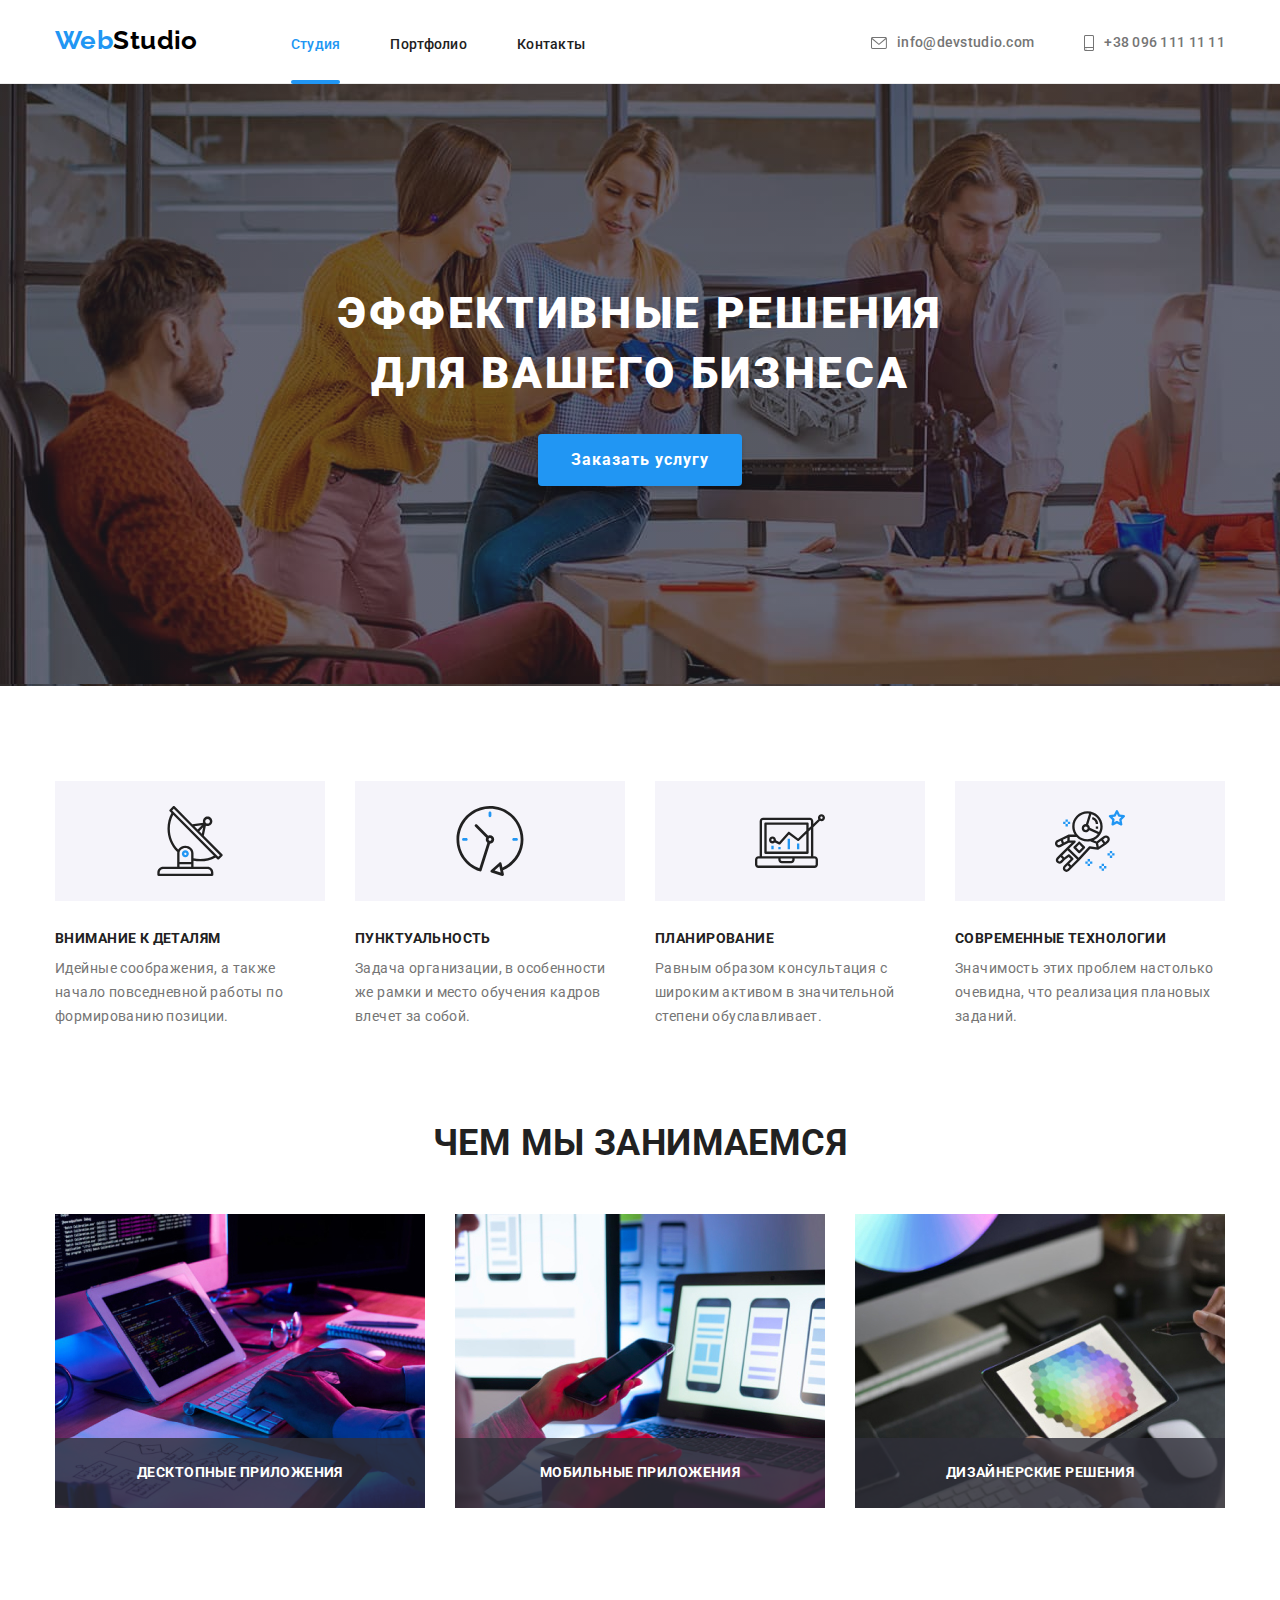
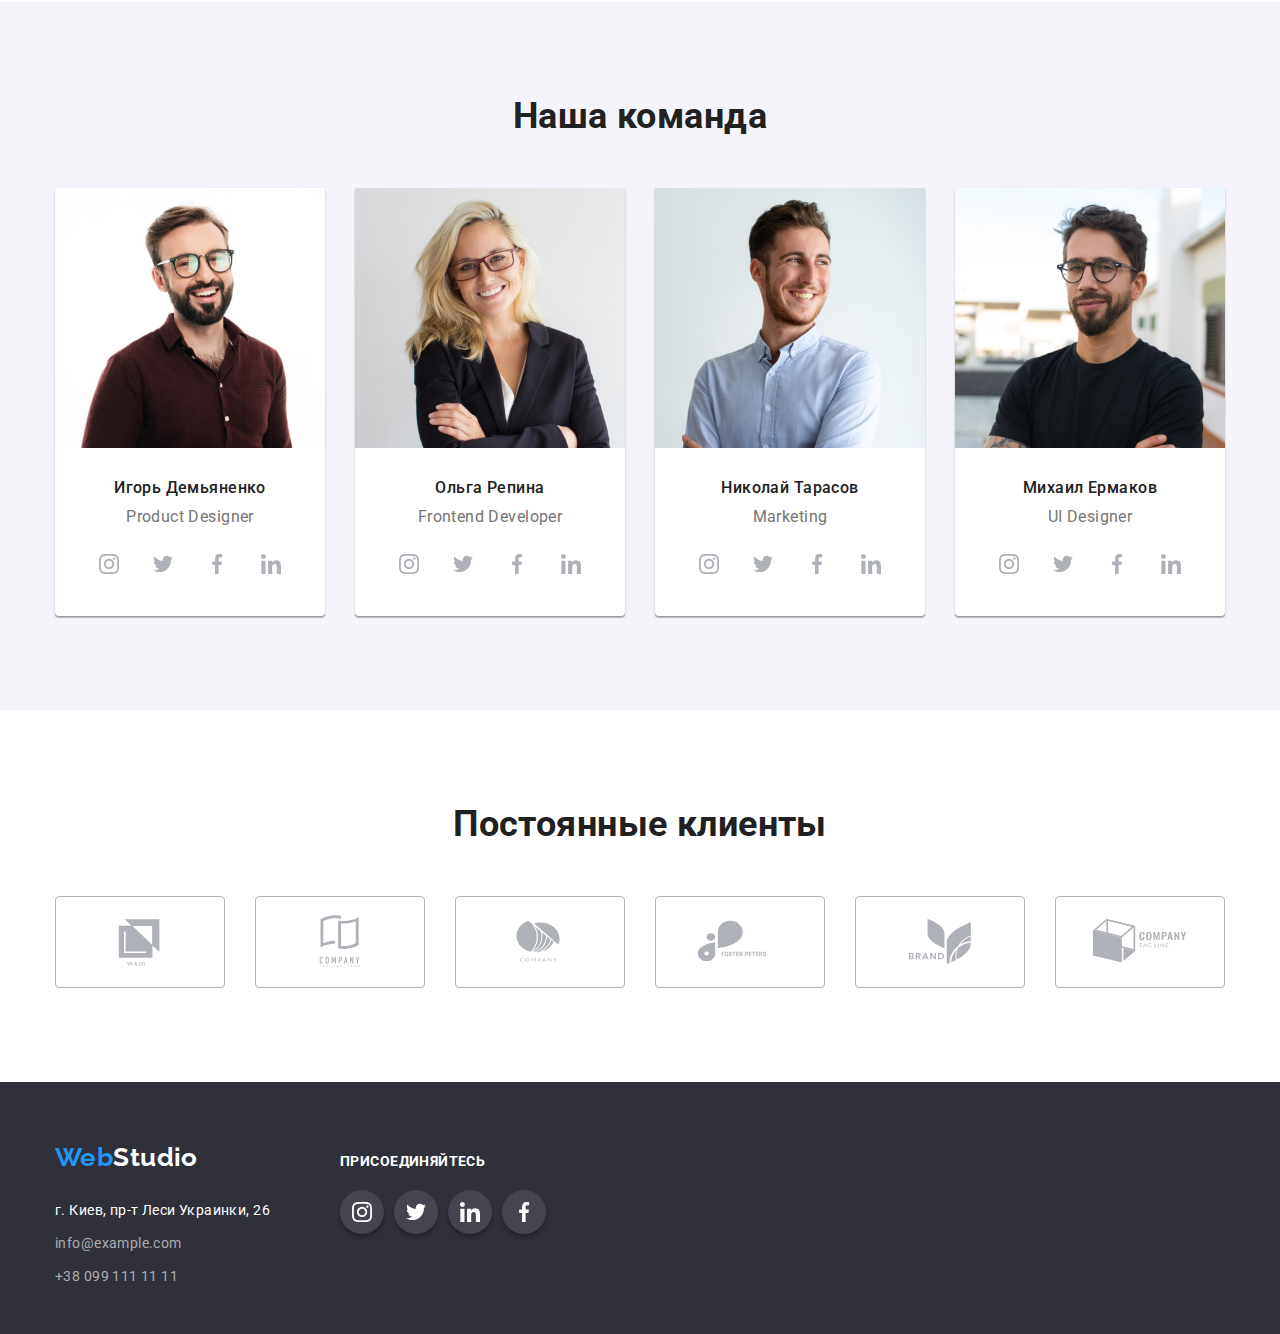
<file: index.html>
<!DOCTYPE html>
<html lang="en">

<head>
    <meta charset="UTF-8">
    <meta http-equiv="X-UA-Compatible" content="IE=edge">
    <meta name="viewport" content="width=device-width, initial-scale=1.0">
    <title>Web Studio</title>

    <!-- Сначала нормализатор -->
    <link rel="stylesheet"
        href="https://cdnjs.cloudflare.com/ajax/libs/modern-normalize/1.0.0/modern-normalize.min.css" />
    <!-- Потом ваши стили -->

    <link rel="preconnect" href="https://fonts.googleapis.com">
    <link rel="preconnect" href="https://fonts.gstatic.com" crossorigin>
    <link rel="stylesheet"
        href="https://fonts.googleapis.com/css2?family=Raleway:wght@700&family=Roboto:wght@400;500;700;900&display=swap">
    <link rel="stylesheet" href="./css/styles.css">
</head>

<body class="body-page">
    <!--  - -- -- - - -- - - - -- - --- - -HEADER- - - -- -- - - - -- - - -- - -->
    <header class="head">
        <!--Область навигации-->
        <div class="container headstyle">
            <nav class="container-nav">
                <a href="./index.html" class="logo"><span class="logostyle">Web</span>Studio</a>
                <ul class="site-nav cont-site">

                    <li class="list-nav"><a href="./index.html" class="link current">Студия</a></li>
                    <li class="list-nav"><a href="./portfolio.html" class="link">Портфолио</a></li>
                    <li class="list-nav"><a href="" class="link">Контакты</a></li>
                </ul>

            </nav>
            <ul class="contacts">
                <li class="contacts-item">
                    <a href="mailto:info@devstudio.com" class="contacts-link">
                        <svg width="16" height="12" class="icon-decoration">
                            <use href="./images/icons.svg#icon-envelope"></use>
                        </svg>
                        info@devstudio.com
                    </a>
                </li>
                <li class="contacts-item">
                    <a href="tel:+380961111111" class="contacts-link">
                        <svg width="10" height="16" class="icon-decoration">
                            <use href="./images/icons.svg#icon-smartphone"></use>
                        </svg>
                        +38 096 111 11 11
                    </a>

                </li>
            </ul>
        </div>
    </header>
    <!-- - - - -- - - - - -- - - -- - - -MAIN CONTENT- - -- - - - -- - - -- -- -- - -->
    <main>
        <!-- -- - - -- -- - - - --- -- - - -- -HERO BLOCK- - -- - - - - - -- - - -- -  -->
        <section class="greeting">
            <div class="greet-box container">
                <h1 class="greeting-title">Эффективные решения для вашего бизнеса</h1>
                <button type="button" class="primary button" data-modal-open>Заказать услугу</button>
            </div>
        </section>
        <!-- - - -- - -- -- - - -- - - -- - -- -Особенности- - - - -- - - -- - -- -- - --->
        <section class="features">
            <div class="feature container">
                <ul class="features-list">
                    <li class="features-item">
                        <div class="features-icons">
                            <svg width="70" height="70" class="features-icon-decoration">
                                <use href="./images/icons.svg#icon-antenna"></use>
                            </svg>
                        </div>
                        <h3 class="features-title">Внимание к деталям</h3>
                        <p class="text">Идейные соображения, а также начало повседневной работы по формированию позиции.
                        </p>
                    </li>
                    <li class="features-item">
                        <div class="features-icons">
                            <svg width="70" height="70" class="features-icon-decoration">
                                <use href="./images/icons.svg#icon-clock"></use>
                            </svg>
                        </div>
                        <h3 class="features-title">Пунктуальность</h3>
                        <p class="text">Задача организации, в особенности же рамки и место обучения кадров влечет за
                            собой.</p>
                    </li>

                    <li class="features-item">
                        <div class="features-icons">
                            <svg width="70" height="70" class="features-icon-decoration">
                                <use href="./images/icons.svg#icon-diagram"></use>
                            </svg>
                        </div>
                        <h3 class="features-title">Планирование</h3>
                        <p class="text">Равным образом консультация с широким активом в значительной степени
                            обуславливает.</p>
                    </li>
                    <li class="features-item">
                        <div class="features-icons">
                            <svg width="70" height="70" class="features-icon-decoration">
                                <use href="./images/icons.svg#icon-astronaut"></use>
                            </svg>
                        </div>
                        <h3 class="features-title">Современные технологии</h3>
                        <p class="text">Значимость этих проблем настолько очевидна, что реализация плановых заданий.</p>
                    </li>
                </ul>
            </div>
        </section>
        <!--  -- - --- - - -- - -- - -- -Чем мы занимаемся- - -- -- - -- - - --- - - - -- -- -- -  -->
        <section class="work ">
            <div class="examples container">
                <h2 class="examples-work-title">Чем мы занимаемся</h2>
                <ul class="examples-list">
                    <li class="examples-item">
                        <img src="./images/box1.jpg" alt="Разработка программ" width="370" class="image">
                        <p class="examples-description">
                            Десктопные приложения
                        </p>
                    </li>

                    <li class="examples-item">
                        <img src="./images/box2.jpg" alt="Разработка мобильных приложений" width="370" class="image">
                        <p class="examples-description">
                            Мобильные приложения
                        </p>
                    </li>
                    <li class="examples-item">
                        <img src="./images/box3.jpg" alt="Дизайн" width="370" class="image">
                        <p class="examples-description">
                            Дизайнерские решения
                        </p>
                    </li>
                </ul>
            </div>
        </section>
        <!-- -- - -- -- - -- - - - -- - - - -Наша команда- - -- - - -- - - - -- - - -- - -- -->
        <section class="team-list">
            <div class="team container">
                <h2 class="team-title">Наша команда</h2>
                <ul class="profile">
                    <li class="team-item"><img src="./images/img.jpg" alt="Product Designer" width="270" class="image">
                        <div class="profile-description">
                            <h3 class="name">Игорь Демьяненко</h3>
                            <p class="profession">Product Designer</p>

                            <ul class="social-network">
                                <li class="icon-link-item">
                                    <a href="" class="instagram icon-link">
                                        <svg width="20" height="20" class="social-link-icon">
                                            <use href="./images/icons.svg#icon-instagram"></use>
                                        </svg>
                                    </a>
                                </li>
                                <li class="icon-link-item">
                                    <a href="" class="twitter icon-link">
                                        <svg width="20" height="20" class="social-link-icon">
                                            <use href="./images/icons.svg#icon-twitter"></use>
                                        </svg>
                                    </a>
                                </li>
                                <li class="icon-link-item">
                                    <a href="" class="facebook icon-link">
                                        <svg width="20" height="20" class="social-link-icon">
                                            <use href="./images/icons.svg#icon-facebook"></use>
                                        </svg>
                                    </a>
                                </li>
                                <li class="icon-link-item">
                                    <a href="" class="linkedin icon-link">
                                        <svg width="20" height="20" class="social-link-icon">
                                            <use href="./images/icons.svg#icon-linkedin"></use>
                                        </svg>
                                    </a>
                                </li>
                            </ul>
                        </div>
                    </li>
                    <li class="team-item"><img src="./images/img1.jpg" alt="Frontend Developer" width="270"
                            class="image">
                        <div class="profile-description">
                            <h3 class="name">Ольга Репина</h3>
                            <p class="profession">Frontend Developer</p>

                            <ul class="social-network">
                                <li class="icon-link-item">
                                    <a href="" class="instagram icon-link">
                                        <svg width="20" height="20" class="social-link-icon">
                                            <use href="./images/icons.svg#icon-instagram"></use>
                                        </svg>
                                    </a>
                                </li>
                                <li class="icon-link-item">
                                    <a href="" class="twitter icon-link">
                                        <svg width="20" height="20" class="social-link-icon">
                                            <use href="./images/icons.svg#icon-twitter"></use>
                                        </svg>
                                    </a>
                                </li>
                                <li class="icon-link-item">
                                    <a href="" class="facebook icon-link">
                                        <svg width="20" height="20" class="social-link-icon">
                                            <use href="./images/icons.svg#icon-facebook"></use>
                                        </svg>
                                    </a>
                                </li>
                                <li class="icon-link-item">
                                    <a href="" class="linkedin icon-link">
                                        <svg width="20" height="20" class="social-link-icon">
                                            <use href="./images/icons.svg#icon-linkedin"></use>
                                        </svg>
                                    </a>
                                </li>
                            </ul>
                        </div>
                    </li>
                    <li class="team-item"><img src="./images/img2.jpg" alt="Marketing" width="270" class="image">
                        <div class="profile-description">
                            <h3 class="name">Николай Тарасов</h3>
                            <p class="profession">Marketing</p>
                            <ul class="social-network">
                                <li class="icon-link-item">
                                    <a href="" class="instagram icon-link">
                                        <svg width="20" height="20" class="social-link-icon">
                                            <use href="./images/icons.svg#icon-instagram"></use>
                                        </svg>
                                    </a>
                                </li>
                                <li class="icon-link-item">
                                    <a href="" class="twitter icon-link">
                                        <svg width="20" height="20" class="social-link-icon">
                                            <use href="./images/icons.svg#icon-twitter"></use>
                                        </svg>
                                    </a>
                                </li>
                                <li class="icon-link-item">
                                    <a href="" class="facebook icon-link">
                                        <svg width="20" height="20" class="social-link-icon">
                                            <use href="./images/icons.svg#icon-facebook"></use>
                                        </svg>
                                    </a>
                                </li>
                                <li class="icon-link-item">
                                    <a href="" class="linkedin icon-link">
                                        <svg width="20" height="20" class="social-link-icon">
                                            <use href="./images/icons.svg#icon-linkedin"></use>
                                        </svg>
                                    </a>
                                </li>
                            </ul>
                        </div>

                    </li>
                    <li class="team-item"><img src="./images/img3.jpg" alt="UI Designer" width="270" class="image">
                        <div class="profile-description">
                            <h3 class="name">Михаил Ермаков</h3>
                            <p class="profession">UI Designer</p>
                            <ul class="social-network">
                                <li class="icon-link-item">
                                    <a href="" class="instagram icon-link">
                                        <svg width="20" height="20" class="social-link-icon">
                                            <use href="./images/icons.svg#icon-instagram"></use>
                                        </svg>
                                    </a>
                                </li>
                                <li class="icon-link-item">
                                    <a href="" class="twitter icon-link">
                                        <svg width="20" height="20" class="social-link-icon">
                                            <use href="./images/icons.svg#icon-twitter"></use>
                                        </svg>
                                    </a>
                                </li>
                                <li class="icon-link-item">
                                    <a href="" class="facebook icon-link">
                                        <svg width="20" height="20" class="social-link-icon">
                                            <use href="./images/icons.svg#icon-facebook"></use>
                                        </svg>
                                    </a>
                                </li>
                                <li class="icon-link-item">
                                    <a href="" class="linkedin icon-link">
                                        <svg width="20" height="20" class="social-link-icon">
                                            <use href="./images/icons.svg#icon-linkedin"></use>
                                        </svg>
                                    </a>
                                </li>
                            </ul>
                        </div>

                    </li>
                </ul>
            </div>
        </section>
        <!--   -- - -- - -- - -- - -- - -- - - -- - - -- Наши клиенты - -- - -- - -- - -- -- - -- -- --->
        <section class="clients">
            <div class="clients-group">
                <h2 class="clients-title">Постоянные клиенты</h2>
                <ul class="clients-list">
                    <li class="clients-item">
                        <a href="" class="clients-link">
                            <svg width="106" height="60" class="clients-link-icon">
                                <use href="./images/icons.svg#icon-Logo-company1">
                                </use>
                            </svg>
                        </a>
                    </li>
                    <li class="clients-item">
                        <a href="" class="clients-link">
                            <svg width="106" height="60" class="clients-link-icon">
                                <use href="./images/icons.svg#icon-Logo-company2">
                                </use>
                            </svg>
                        </a>
                    </li>
                    <li class="clients-item">
                        <a href="" class="clients-link">
                            <svg width="106" height="60" class="clients-link-icon">
                                <use href="./images/icons.svg#icon-Logo-company3">
                                </use>
                            </svg>
                        </a>
                    </li>
                    <li class="clients-item">
                        <a href="" class="clients-link">
                            <svg width="106" height="60" class="clients-link-icon">
                                <use href="./images/icons.svg#icon-Logo-company4">
                                </use>
                            </svg>
                        </a>
                    </li>
                    <li class="clients-item">
                        <a href="" class="clients-link">
                            <svg width="106" height="60" class="clients-link-icon">
                                <use href="./images/icons.svg#icon-Logo-company5">
                                </use>
                            </svg>
                        </a>
                    </li>
                    <li class="clients-item">
                        <a href="" class="clients-link">
                            <svg width="106" height="60" class="clients-link-icon">
                                <use href="./images/icons.svg#icon-Logo-company6">
                                </use>
                            </svg>
                        </a>
                    </li>
                </ul>
            </div>

        </section>
    </main>
    <!--  -- - - -- - - -- - -- -- - - -- --FOOTER- - - -- - -- - -- - - -- - -- -- -  -->
    <footer class="footer-section">
        <div class="container basement">
            <div class="logo-address">
                <a href="./index.html" class="foot-logo"><span class="footstyle">Web</span>Studio</a>
                <address class="address-text ident">г. Киев, пр-т Леси Украинки, 26
                    <ul class="list-ident">
                        <li class="ident"><a href="mailto:info@example.com" class="foot-link">info@example.com</a>
                        </li>
                        <li class="ident"><a href="tel:+380991111111" class="foot-link">+38 099 111 11 11</a></li>
                    </ul>
                </address>
            </div>
            <div class="social-link-list">
                <h2 class="social-link-head">ПРИСОЕДИНЯЙТЕСЬ</h2>
                <ul class="footer-social-list">
                    <li class="foot-social-item">
                        <a href="" class="instagram icon-link-footer">
                            <svg width="20" height="20" class="social-link-icon">
                                <use href="./images/icons.svg#icon-instagram"></use>
                            </svg>
                        </a>
                    </li>
                    <li class="foot-social-item">
                        <a href="" class="twitter icon-link-footer">
                            <svg width="20" height="20" class="social-link-icon">
                                <use href="./images/icons.svg#icon-twitter"></use>
                            </svg>
                        </a>
                    </li>
                    <li class="foot-social-item">
                        <a href="" class="linkedin icon-link-footer">
                            <svg width="20" height="20" class="social-link-icon">
                                <use href="./images/icons.svg#icon-linkedin"></use>
                            </svg>
                        </a>
                    </li>
                    <li class="foot-social-item">
                        <a href="" class="facebook icon-link-footer">
                            <svg width="20" height="20" class="social-link-icon">
                                <use href="./images/icons.svg#icon-facebook"></use>
                            </svg>
                        </a>
                    </li>
                </ul>
            </div>


        </div>
    </footer>
    <!-- - - - - -- - - - - -- - - - -- - MODAL WINDOW - -- - - - - - -- - - - -- -- - -->
    <div class="backdrop is-hidden" data-modal>
        <div class="modal">
            <button type="button" class="btn-close" data-modal-close>
                <svg width="30" height="30" class="btn-close-icon">
                    <use href="./images/icons.svg#icon-close"></use>
                </svg>
            </button>
        </div>
    </div>
    <script src="./jscript/modal.js"></script>


</body>

</html>
</file>
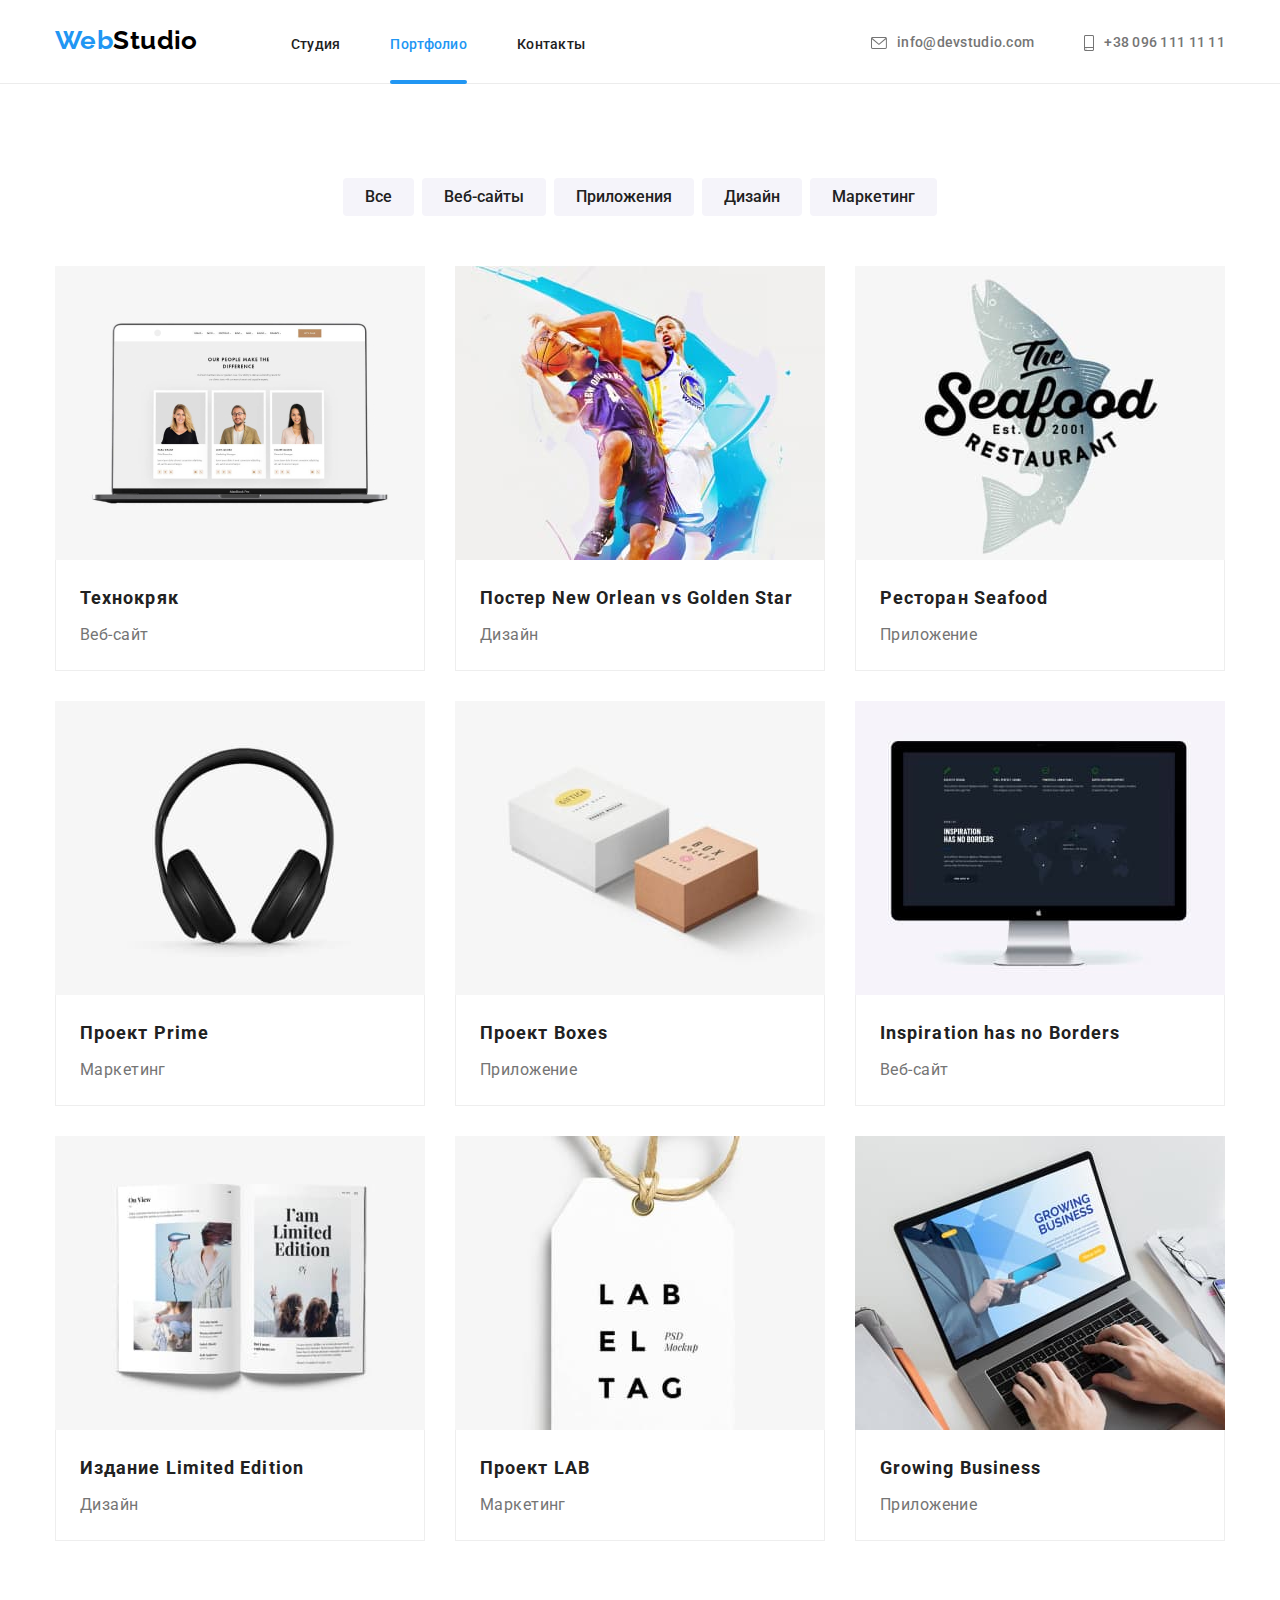
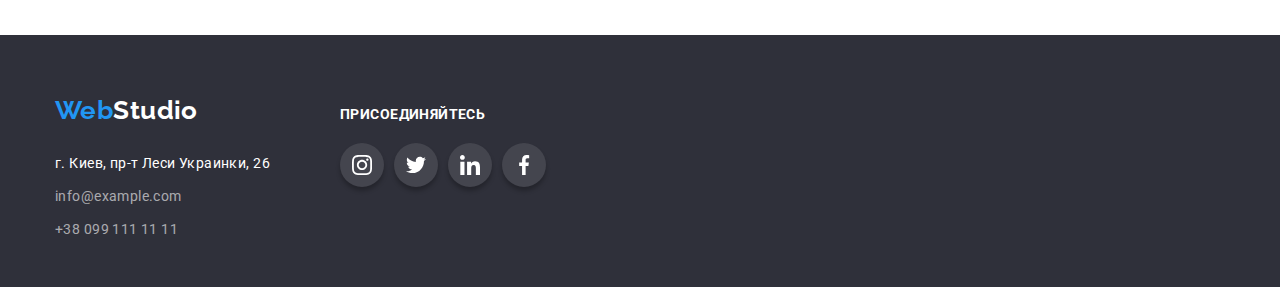
<file: portfolio.html>
<!DOCTYPE html>
<html lang="en">

<head>
    <meta charset="UTF-8">
    <meta http-equiv="X-UA-Compatible" content="IE=edge">
    <meta name="viewport" content="width=device-width, initial-scale=1.0">
    <title>Портфолио</title>

    <!-- Сначала нормализатор -->
    <link rel="stylesheet"
        href="https://cdnjs.cloudflare.com/ajax/libs/modern-normalize/1.0.0/modern-normalize.min.css" />
    <!-- Потом стили -->

    <link rel="preconnect" href="https://fonts.googleapis.com">
    <link rel="preconnect" href="https://fonts.gstatic.com" crossorigin>
    <link
        href="https://fonts.googleapis.com/css2?family=Raleway:wght@700&family=Roboto:wght@400;500;700;900&display=swap"
        rel="stylesheet">
    <link rel="stylesheet" href="./css/styles.css">
</head>

<body class="body-page">
    <header class="head">
<!-- -- -- - -- - -- - -- - -Область навигации - -- - - -- -- - - -- - - - -->
        <div class="container headstyle">
            <nav class="container-nav">
                <a href="./index.html" class="logo"><span class="logostyle">Web</span>Studio</a>
                <ul class="site-nav cont-site">

                    <li class="list-nav"><a href="./index.html" class="link">Студия</a></li>
                    <li class="list-nav"><a href="./portfolio.html" class="link current">Портфолио</a></li>
                    <li class="list-nav"><a href="" class="link">Контакты</a></li>
                </ul>

            </nav>
            <ul class="contacts">
                <li class="contacts-item">
                    <a href="mailto:info@devstudio.com" class="contacts-link">
                        <svg width="16" height="12" class="icon-decoration">
                            <use href="./images/icons.svg#icon-envelope"></use>
                        </svg>
                        info@devstudio.com
                    </a>
                </li>
                <li class="contacts-item">
                    <a href="tel:+380961111111" class="contacts-link">
                        <svg width="10" height="16" class="icon-decoration">
                            <use href="./images/icons.svg#icon-smartphone"></use>
                        </svg>
                        +38 096 111 11 11
                    </a>

                </li>
            </ul>
        </div>
    </header>
    <main>

        <section class="prime">
            <div class="container content">
    <!-- --      --- ----  --- --- --- --- -- --- --- -- Фильтр--- --- -- ----->
                <h2 class="hidden-title">Фильтр</h2>
                
                    <ul class="filter">
                        <li class="item-btn"><button type="button" class="btn primary">Все</button></li>
                        <li class="item-btn"><button type="button" class="btn second">Веб-сайты</button></li>
                        <li class="item-btn"><button type="button" class="btn second">Приложения</button></li>
                        <li class="item-btn"><button type="button" class="btn second">Дизайн</button></li>
                        <li class="item-btn"><button type="button" class="btn second">Маркетинг</button></li>
                    </ul>
                
    <!-- --- --- --- -- -- ---- --- -- --- -- --- - Список работ -- -- -- -- -- - -->
                <h2 class="hidden-title">Список работ</h2>

                <ul class="work-list">
                    <li class="list-item">
                        <a href="" class="list-item-link">
                            <div class="pop-up-window">
                                <img src="./images/p_img1.jpg" alt="Техно кряка" class="image" width="370">
                                <p class="pop-up-text">
                                    Технокряк это современная площадка распространения коронавируса. Компании используют эту платформу для цифрового
                                    шпионажа и атак на защищённые сервера конкурентов.
                                </p>
                            </div>
                            <div class="description-card">
                                <h3 class="item-title">Технокряк</h3>
                                <p class="item">Веб-сайт</p>
                            </div>
                        </a>
                    </li>
                
                    <li class="list-item">
                        <a href="" class="list-item-link">
                            <div class="pop-up-window">
                                <img src="./images/p_img2.jpg" alt="Постер баскетбол" class="image" width="370">
                                <p class="pop-up-text">
                                    Технокряк это современная площадка распространения коронавируса. Компании используют эту платформу для цифрового
                                    шпионажа и атак на защищённые сервера конкурентов.
                                </p>
                            </div>
                            <div class="description-card">
                                <h3 class="item-title">Постер New Orlean vs Golden Star</h3>
                                <p class="item">Дизайн</p>
                            </div>
                
                        </a>
                    </li>
                
                    <li class="list-item">
                        <a href="" class="list-item-link">
                            <div class="pop-up-window">
                                <img src="./images/p_img3.jpg" alt="Ресторанчик" class="image" width="370">
                                <p class="pop-up-text">
                                    Технокряк это современная площадка распространения коронавируса. Компании используют эту платформу для цифрового
                                    шпионажа и атак на защищённые сервера конкурентов.
                                </p>
                            </div>
                            <div class="description-card">
                                <h3 class="item-title">Ресторан Seafood</h3>
                                <p class="item">Приложение</p>
                            </div>
                
                        </a>
                    </li>
                
                    <li class="list-item">
                        <a href="" class="list-item-link">
                            <div class="pop-up-window">
                                <img src="./images/p_img4.jpg" alt="Наушнички" class="image" width="370">
                                <p class="pop-up-text">
                                    Технокряк это современная площадка распространения коронавируса. Компании используют эту платформу для цифрового
                                    шпионажа и атак на защищённые сервера конкурентов.
                                </p>
                            </div>
                            <div class="description-card">
                                <h3 class="item-title">Проект Prime</h3>
                                <p class="item">Маркетинг</p>
                            </div>
                
                        </a>
                    </li>
                
                    <li class="list-item">
                        <a href="" class="list-item-link">
                            <div class="pop-up-window">
                                <img src="./images/p_img5.jpg" alt="Какие то коробки" class="image" width="370">
                                <p class="pop-up-text">
                                    Технокряк это современная площадка распространения коронавируса. Компании используют эту платформу для цифрового
                                    шпионажа и атак на защищённые сервера конкурентов.
                                </p>
                            </div>
                            <div class="description-card">
                                <h3 class="item-title">Проект Boxes</h3>
                                <p class="item">Приложение</p>
                            </div>
                
                        </a>
                    </li>
                
                    <li class="list-item">
                        <a href="" class="list-item-link">
                            <div class="pop-up-window">
                            <img src="./images/p_img6.jpg" alt="Мониторчик" class="image" width="370">
                                <p class="pop-up-text">
                                    Технокряк это современная площадка распространения коронавируса. Компании используют эту платформу для цифрового
                                    шпионажа и атак на защищённые сервера конкурентов.
                                </p>
                            </div>
                            <div class="description-card">
                                <h3 class="item-title">Inspiration has no Borders</h3>
                                <p class="item">Веб-сайт</p>
                            </div>
                
                        </a>
                    </li>
                
                    <li class="list-item">
                        <a href="" class="list-item-link">
                            <div class="pop-up-window">
                                <img src="./images/p_img7.jpg" alt="Журнальчик" class="image" width="370">
                                <p class="pop-up-text">
                                    Технокряк это современная площадка распространения коронавируса. Компании используют эту платформу для цифрового
                                    шпионажа и атак на защищённые сервера конкурентов.
                                </p>
                            </div>
                            <div class="description-card">
                                <h3 class="item-title">Издание Limited Edition</h3>
                                <p class="item">Дизайн</p>
                            </div>
                
                        </a>
                    </li>
                
                    <li class="list-item">
                        <a href="" class="list-item-link">
                            <div class="pop-up-window">
                                <img src="./images/p_img8.jpg" alt="Етикетка" class="image" width="370">
                                <p class="pop-up-text">
                                    Технокряк это современная площадка распространения коронавируса. Компании используют эту платформу для цифрового
                                    шпионажа и атак на защищённые сервера конкурентов.
                                </p>
                            </div>
                            <div class="description-card">
                                <h3 class="item-title">Проект LAB</h3>
                                <p class="item">Маркетинг</p>
                            </div>
                
                        </a>
                    </li>
                
                    <li class="list-item">
                        <a href="" class="list-item-link">
                            <div class="pop-up-window">
                                <img src="./images/p_img9.jpg" alt="Ноутбук" class="image" width="370">
                                <p class="pop-up-text">
                                    Технокряк это современная площадка распространения коронавируса. Компании используют эту платформу для цифрового
                                    шпионажа и атак на защищённые сервера конкурентов.
                                </p>
                            </div>
                            <div class="description-card">
                                <h3 class="item-title">Growing Business</h3>
                                <p class="item">Приложение</p>
                            </div>
                
                        </a>
                    </li>
                
                </ul>
            </div>
        </section>
    </main>
    <!--  -- - --  -- - -- - -- - -  - - - - -- --  FOOTER - -- - -- - - -- - - - - - --  -->
    <footer class="footer-section">
        <div class="container basement">
            <div class="logo-address">
                <a href="./index.html" class="foot-logo"><span class="footstyle">Web</span>Studio</a>
                <address class="address-text ident">г. Киев, пр-т Леси Украинки, 26
                    <ul class="list-ident">
                        <li class="ident"><a href="mailto:info@example.com" class="foot-link">info@example.com</a>
                        </li>
                        <li class="ident"><a href="tel:+380991111111" class="foot-link">+38 099 111 11 11</a></li>
                    </ul>
                </address>
            </div>
            <div class="social-link-list">
                <h2 class="social-link-head">ПРИСОЕДИНЯЙТЕСЬ</h2>
                <ul class="footer-social-list">
                    <li class="foot-social-item">
                        <a href="" class="instagram icon-link-footer">
                            <svg width="20" height="20" class="social-link-icon">
                                <use href="./images/icons.svg#icon-instagram"></use>
                            </svg>
                        </a>
                    </li>
                    <li class="foot-social-item">
                        <a href="" class="twitter icon-link-footer">
                            <svg width="20" height="20" class="social-link-icon">
                                <use href="./images/icons.svg#icon-twitter"></use>
                            </svg>
                        </a>
                    </li>
                    <li class="foot-social-item">
                        <a href="" class="linkedin icon-link-footer">
                            <svg width="20" height="20" class="social-link-icon">
                                <use href="./images/icons.svg#icon-linkedin"></use>
                            </svg>
                        </a>
                    </li>
                    <li class="foot-social-item">
                        <a href="" class="facebook icon-link-footer">
                            <svg width="20" height="20" class="social-link-icon">
                                <use href="./images/icons.svg#icon-facebook"></use>
                            </svg>
                        </a>
                    </li>
                </ul>
            </div>
    
    
        </div>
    </footer>
</body>

</html>
</file>
<file: css/styles.css>
/* боди #FFFFFF */
/* цвет основного текста #757575 */
/* цвет фона приветствия и футер #2F303A */
/* хедер #FFFFFF */
/* цвет  заголовков #212121 */
/* logo #2196F3  #000000 */
/* акцент #2196F3 */
/* почта и телефон rgba(255, 255, 255, 0.6) */
/* адрес и приветствие #FFFFFF */
/* команда фон #F5F4FA */
/* ___________________________ */
*,
*::before,
*::after {
  box-sizing: border-box;
}

h1,
h2,
h3,
h4,
h5,
h6,
p,
ul {
  margin: 0px;
  padding: 0px;
  /* list-style: none; */
}
ul {
  list-style: none;
}

.image {
  display: block;
}

:root {
  --primary-text-color: #757575;
  --title-text-color: #212121;
  --accent-color: #2196f3;
  --primary-bg-color: #ffffff;
  --head-foot-bgcolor: #2f303a;
  --btn-prime-color: #ffffff;
  --btn-second-color: #f5f4fa;
  --greeting-words-color: #ffffff;
  --icons-color: #afb1b8;
  --footer-icons: #ffffff;
}

body {
  background-color: var(--primary-bg-color);
  color: var(--primary-text-color);

  font-family: Roboto;
  font-weight: 400;
  letter-spacing: 0.03em;
  font-size: 14px;
  line-height: 1.71;

  /* max-width: 1600px; */
  margin: 0 auto;
}

a {
  text-decoration: none;
}

/* h3 {
  font-weight: 700;
  font-size: 14px;
} */

/* = = == = = == = == == header= = = == = == = = == = = */
.head {
  border-bottom: 1px solid #ececec;
}
.container {
  width: 1200px;
  margin: 0px auto;
  padding-left: 15px;
  padding-right: 15px;
}

.container.headstyle {
  display: flex;
  justify-content: space-between;
  align-items: center;
  align-items: baseline;
}
.container-nav {
  display: flex;
  justify-content: space-between;
  align-items: baseline;
}
.cont-site {
  display: flex;
  align-items: baseline;
}

.list-nav + .list-nav {
  margin-left: 50px;
}

/* = = = = == = = = == == логотип = = = == = == = = = = =*/
.logo {
  color: #000000;

  font-family: Raleway, sans-serif;
  font-weight: 700;
  font-size: 26px;
  line-height: 1.19;
  text-align: center;
  padding-top: 25px;
  padding-bottom: 25px;
  margin-right: 93px;

  transition: color 250ms cubic-bezier(0.4, 0, 0.2, 1);
}
.logo:focus,
.logo:hover {
  color: var(--accent-color);
}
.logostyle {
  color: var(--accent-color);
}
/* .logostyle:hover,
.logostyle:focus {
  color: #000000;
} */
/* = = = = == = == = = = == = навигация= = = == = = ==  */
.site-nav .link {
  color: var(--title-text-color);

  font-weight: 500;
  font-size: 14px;
  line-height: 1.14;
  letter-spacing: 0.02em;

  padding-top: 32px;
  padding-bottom: 32px;

  transition: color 250ms cubic-bezier(0.4, 0, 0.2, 1);
}
.site-nav .link:hover,
.site-nav .link:focus {
  color: var(--accent-color);
}
.link.current {
  position: relative;
  color: var(--accent-color);
}
.link.current::after {
  position: absolute;
  bottom: 0;
  left: 0;

  content: '';
  width: 100%;
  height: 4px;
  border-radius: 2px;

  background-color: var(--accent-color);
}
/* = = == = = == = = == контакты = = = = = = == = = = =*/
.contacts {
  display: flex;
  margin-left: auto;
}
.contacts-link {
  color: var(--primary-text-color);

  font-weight: 500;
  /* font-size: 14px; */
  line-height: 1.14;
  letter-spacing: 0.02em;

  padding-top: 32px;
  padding-bottom: 32px;
  display: flex;
  align-items: center;

  transition: color 250ms cubic-bezier(0.4, 0, 0.2, 1), fill 250ms cubic-bezier(0.4, 0, 0.2, 1);
}
.contacts-item + .contacts-item {
  margin-left: 50px;
}
.contacts-item {
  /* display: flex;
  align-items: center; */
  fill: var(--primary-text-color);
}
.icon-decoration {
  margin-right: 10px;
}
.contacts-link:focus,
.contacts-link:hover {
  color: var(--accent-color);
  fill: var(--accent-color);
}

/* = == = = == == = == = = = == = = == = = == = = == = = == = = == = = */
/* == = == =  = == = = == = = == Приветствие  == == == = == == = = */
.greeting {
  background-color: var(--head-foot-bgcolor);
  background-image: linear-gradient(to left, rgba(47, 48, 58, 0.4), rgba(47, 48, 58, 0.4)),
    url('../images/overlay-background.jpg');

    max-width: 1600px;
  text-align: center;
  padding: 200px 0;
  margin: 0 auto;
}
.greet-box.container {
  color: var(--btn-prime-color);
  display: inline-block;
  text-align: center;
}
.greeting-title {
  color: var(--greeting-words-color);

  font-weight: 900;
  font-size: 44px;
  line-height: 1.36;

  letter-spacing: 0.06em;
  text-transform: uppercase;
  width: 696px;
  margin-left: auto;
  margin-right: auto;
}
.primary.button {
  color: var(--btn-prime-color);
  background-color: var(--accent-color);

  font-family: inherit;
  font-weight: 700;
  font-size: 16px;
  line-height: 1.88;
  letter-spacing: 0.06em;

  margin-top: 30px;

  padding: 10px 32px;
  min-width: 200px;
  border: 1px solid transparent;
  border-radius: 4px;
  box-shadow: 0px 4px 4px rgba(0, 0, 0, 0.15);

  transition: background-color 250ms cubic-bezier(0.4, 0, 0.2, 1);
}
.primary.button:hover,
.primary.button:focus {
  background-color: #188CE8;
}
/* = = == = = = == = = =Список преимуществ = = = = == = == */
.features {
  padding-bottom: 47px;
  padding-top: 95px;
}
.features-item {
  width: 270px;
}
.features-title {
  color: var(--title-text-color);

  font-weight: 700;
  font-size: 14px;
  line-height: 1.14;
  margin-bottom: 10px;
  text-transform: uppercase;
}
.features-list {
  display: flex;
  /* align-items: baseline; */
}
.features-item + .features-item {
  margin-left: 30px;
}
.features-icons {
  display: flex;
  align-items: center;
  justify-content: center;
  height: 120px;
  margin-bottom: 30px;

  background-color: #f5f4fa;
}
.features-icon-decoration {
  margin: 0;
}
/*  - - -- - - - -- - -- - - - чем заняты  - -- - - - - - - - --- */
.work {
  padding-bottom: 94px;
  padding-top: 47px;
}
.examples-work-title {
  color: var(--title-text-color);

  font-weight: 700;
  font-size: 36px;
  line-height: 1.16;
  text-align: center;
  text-transform: uppercase;
}
.examples-list {
  display: flex;
  margin-top: 50px;
}
.examples-item {
  position: relative;
  width: 370px;
}
.examples-item + .examples-item {
  margin-left: 30px;
}
.examples-description {
  position: absolute;
  bottom: 0;
  left: 0;
  /* font-family: Roboto;
  font-style: normal; */
  font-weight: 700;
  font-size: 14px;
  line-height: 1.14;
  text-align: center;
  text-transform: uppercase;
  /* letter-spacing: 0.03em; */
  width: 100%;
  height: 70px;
  padding: 27px 0;

  color: #ffffff;
  background-color: rgba(47, 48, 58, 0.8);
}
/* = == == = = =Команда молодости нашей = = == = = == = = =*/
.team-list {
  padding-top: 94px;
  padding-bottom: 94px;
  background-color: #f5f4fa;
}

.profile .name {
  color: var(--title-text-color);

  font-weight: 500;
  font-size: 16px;
  line-height: 1.19;
}
.profile .profession {
  font-size: 16px;
  line-height: 1.19;
}
.profile .profile-description {
  padding-top: 30px;
  padding-bottom: 30px;
  text-align: center;
}

.team-title {
  color: var(--title-text-color);
  font-weight: 700;
  font-size: 36px;
  line-height: 1.16;
  text-align: center;
  
}
.profile {
  display: flex;
  margin-top: 50px;
}
.team-item + .team-item {
  margin-left: 30px;
}
.team-item {
  background-color: #ffffff;

  width: 270px;
  text-align: center;
  box-shadow: 0px 1px 3px rgba(0, 0, 0, 0.12), 0px 1px 1px rgba(0, 0, 0, 0.14),
    0px 2px 1px rgba(0, 0, 0, 0.2);
  border-radius: 0px 0px 4px 4px;
}
.profession {
  margin-top: 10px;
}
.social-network {
  display: flex;
  justify-content: center;
  margin-top: 16px;
}
.icon-link {
  display: inline-flex;
  width: 44px;
  height: 44px;
  fill: var(--icons-color);

  border: 1px solid transparent;
  border-radius: 50%;
  /* box-shadow: 0px 4px 4px rgba(0, 0, 0, 0.25); */

  overflow: hidden;
  align-items: center;
  justify-content: center;

  transition: background-color 250ms cubic-bezier(0.4, 0, 0.2, 1),
    fill 250ms cubic-bezier(0.4, 0, 0.2, 1);
}
.icon-link-item + .icon-link-item {
  margin-left: 10px;
}
.icon-link:hover,
.icon-link:focus {
  background-color: var(--accent-color);
  fill: var(--btn-prime-color);
}

/* .social-link-icon:hover,
.social-link-icon:focus {
  fill: var(--btn-prime-color);
} */

/* --- -- --  -- -- - - -- - -- - - - -- - - -- - - - - */
/*-- - -- -- - -- - наши клиенты- -- -- -- - -- - -- */
.clients {
  padding-top: 94px;
  padding-bottom: 94px;
}
.clients-group {
  display: block;
  width: 1200px;
  padding-left: 15px;
  padding-right: 15px;
  margin-left: auto;
  margin-right: auto;
}
.clients-title {
  color: var(--title-text-color);

  font-weight: 700;
  font-size: 36px;
  line-height: 1.16;
  text-align: center;
  /* letter-spacing: 0.03em; */
}
.clients-list {
  display: flex;
  flex-wrap: wrap;
  margin-top: 50px;
}
.clients .clients-item {
  width: 170px;
  height: 92px;
  display: flex;
}
.clients-item + .clients-item {
  margin-left: 30px;
}
.clients-link {
  display: flex;
  width: inherit;
  align-items: center;
  justify-content: center;

  fill: var(--icons-color);
  border: 1px solid var(--icons-color);
  border-radius: 4px;

  transition: border 250ms cubic-bezier(0.4, 0, 0.2, 1), 
  fill 250ms cubic-bezier(0.4, 0, 0.2, 1);
}
.clients-link:focus,
.clients-link:hover {
  fill: var(--accent-color);
  border: 1px solid var(--accent-color);
}
.clients-link-icon {
  width: 106px;
  height: 60px;
}

/* - -- -- - ---- - - -- - Футер - - -- -- -- -- */


.basement {
  display: flex;
  align-items: baseline;
}
}
.logo-address {
  display: flex;
  flex-direction: column;
}

.footer-section {
  background-color: var(--head-foot-bgcolor);
  /* padding-top: 60px;
  padding-bottom: 60px; */
}
.foot-logo {
  color: #ffffff;

  font-family: Raleway;
  font-weight: 700;
  font-size: 26px;
  line-height: 1, 19;
}
.footstyle {
  color: #2196f3;
}
.address-text {
  color: #ffffff;

  font-style: normal;
  font-weight: 400;
  line-height: 1.71;

  display: flex;
  flex-direction: column;
  margin-top: 20px;
}
.list-ident {
  margin-top: 9px;
}
.ident + .ident {
  margin-top: 9px;
}
.address-text.ident {
  margin-top: 20px;
}
.footer-section .foot-link {
  color: rgba(255, 255, 255, 0.6);
  margin-top: 9px;
  line-height: 1.71;

  transition: color 250ms cubic-bezier(0.4, 0, 0.2, 1);
}
.footer-section .foot-link:hover,
.footer-section .foot-link:focus {
  color: var(--accent-color);
}
.social-link-list {
  margin-left: 70px;
  margin-bottom: 100px;
  margin-top: 72px;
}
.social-link-head {
  color: #ffffff;
  font-weight: 700;
  font-size: 14px;
  line-height: 1.14;

  text-transform: uppercase;
}
.icon-link-footer {
  display: inline-flex;
  width: 44px;
  height: 44px;

  fill: var(--footer-icons);
  background-color: rgba(255, 255, 255, 0.1);

  border: 1px solid transparent;
  border-radius: 50%;
  box-shadow: 0px 4px 4px rgba(0, 0, 0, 0.25);

  overflow: hidden;
  align-items: center;
  justify-content: center;

  transition: background-color 250ms cubic-bezier(0.4, 0, 0.2, 1);
}
.footer-social-list {
  display: flex;
  margin-top: 20px;
}
.foot-social-item + .foot-social-item {
  margin-left: 10px;
}

.icon-link-footer:hover,
.icon-link-footer:focus {
  background-color: var(--accent-color);
}
/* - -- - - -- - -- -- - -Страница портфолио - - -- -- -- - -*/
/*- -- - -- - --  контент main - - ---- -- -- - -- - -- -- -- */
.prime {
  
  padding: 94px 0;
}

.filter .btn.primary {
  color: var(--title-text-color);

  font-family: inherit;
  font-weight: 500;
  font-size: 16px;
  line-height: 1.62;
  padding: 6px 22px;
  margin: 0;

  transition: color 250ms cubic-bezier(0.4, 0, 0.2, 1),
    background-color 250ms cubic-bezier(0.4, 0, 0.2, 1), 
    box-shadow 250ms cubic-bezier(0.4, 0, 0.2, 1);
}
.filter .btn.second {
  color: var(--title-text-color);
  padding: 6px 22px;
  margin: 0;
  font-weight: 500;
  font-size: 16px;
  line-height: 1.62;

  transition: color 250ms cubic-bezier(0.4, 0, 0.2, 1),
    background-color 250ms cubic-bezier(0.4, 0, 0.2, 1), 
    box-shadow 250ms cubic-bezier(0.4, 0, 0.2, 1);
}
.filter .btn.primary:hover,
.filter .btn.primary:focus {
  color: var(--btn-prime-color);
  background-color: var(--accent-color);
  box-shadow: 0px 3px 1px rgba(0, 0, 0, 0.1), 0px 1px 2px rgba(0, 0, 0, 0.08),
    0px 2px 2px rgba(0, 0, 0, 0.12);
}
.filter .btn.second:hover,
.filter .btn.second:focus {
  color: var(--btn-prime-color);
  background-color: var(--accent-color);
  box-shadow: 0px 3px 1px rgba(0, 0, 0, 0.1), 0px 1px 2px rgba(0, 0, 0, 0.08),
    0px 2px 2px rgba(0, 0, 0, 0.12);
}
/* ---- ---- --- --- Список работ -- - -- -- --  */
.work-list .item-title {
  color: var(--title-text-color);

  font-weight: 700;
  font-size: 18px;
  line-height: 2;
  letter-spacing: 0.06em;
}
.work-list .item {
  color: var(--primary-text-color);

  font-size: 16px;
  line-height: 1.87;
}

.filter {
  display: flex;
  justify-content: center;
  margin-bottom: 50px;
}
.item-btn + .item-btn {
  margin-left: 8px;
}
.btn {
  background-color: #f5f4fa;
  border: 1px transparent;

  border-radius: 4px;
}
.work-list {
  display: flex;
  flex-wrap: wrap;
}
.list-item {
  flex-basis: calc((100% - 90px) / 3);
  display: flex;
}
.list-item:not(:nth-child(3n)) {
  margin-right: 30px;
}
.list-item:not(:nth-last-child(-n + 3)) {
  margin-bottom: 30px;
}
.list-item-link {
  transition: box-shadow 250ms cubic-bezier(0.4, 0, 0.2, 1);
}
.list-item-link:focus,
.list-item-link:hover {
  box-shadow: 0px 1px 1px rgba(0, 0, 0, 0.12), 0px 4px 4px rgba(0, 0, 0, 0.06),
    1px 4px 6px rgba(0, 0, 0, 0.16);
}
.description-card {
  padding: 20px 24px;
  border: 1px solid #eeeeee;
  border-top: 0px;
}
.item-title {
  margin-bottom: 4px;
}
.pop-up-window {
  position: relative;

  overflow: hidden;
}

.pop-up-text {
  position: absolute;
  top: 0;
  left: 0;
  transform: translate(0, 100%);

  font-size: 18px;
  line-height: 1.56;
  padding: 63px 24px;

  text-align: center;
  width: 100%;
  height: 100%;
  background-color: rgba(33, 150, 243, 0.9);

  transition: transform 250ms cubic-bezier(0.4, 0, 0.2, 1);
}

.list-item-link:focus .pop-up-text,
.list-item-link:hover .pop-up-text {
  transform: translate(0);
  color: #ffffff;
}

/*--- -- - -- --- -- - скрываем заголовки -- -- -- -*/
.hidden-title {
  position: absolute;
  width: 1px;
  height: 1px;
  margin: -1px;
  border: 0;
  padding: 0;

  white-space: nowrap;
  clip-path: inset(100%);
  clip: rect(0 0 0 0);
  overflow: hidden;
}
/* - - -- -- - - -- -- MODAL WINDOW- - - - -- - - - -- - - */
.backdrop {
  position: fixed;
  top: 0;
  left: 0;
  width: 100%;
  height: 100%;
  background: rgba(0, 0, 0, 0.2);
  opacity: 1;
  /* pointer-events: none; */
  transition: opacity 250ms cubic-bezier(0.4, 0, 0.2, 1);
}
.backdrop.is-hidden {
  opacity: 0;
  pointer-events: none;
}
.modal {
  background: #ffffff;
  box-shadow: 0px 1px 3px rgba(0, 0, 0, 0.12), 0px 1px 1px rgba(0, 0, 0, 0.14),
    0px 2px 1px rgba(0, 0, 0, 0.2);
  border-radius: 4px;

  width: 528px;
  height: 581px;

  position: absolute;
  top: 50%;
  left: 50%;

  transform: translate(-50%, -50%);
}

.btn-close {
  width: 30px;
  height: 30px;
  position: absolute;
  top: 8px;
  right: 8px;

  display: flex;
  background-color: inherit;

  border: 1px solid rgba(0, 0, 0, 0.1);
  border-radius: 50%;
}
.btn-close-icon {
  display: flex;
}
</file>
